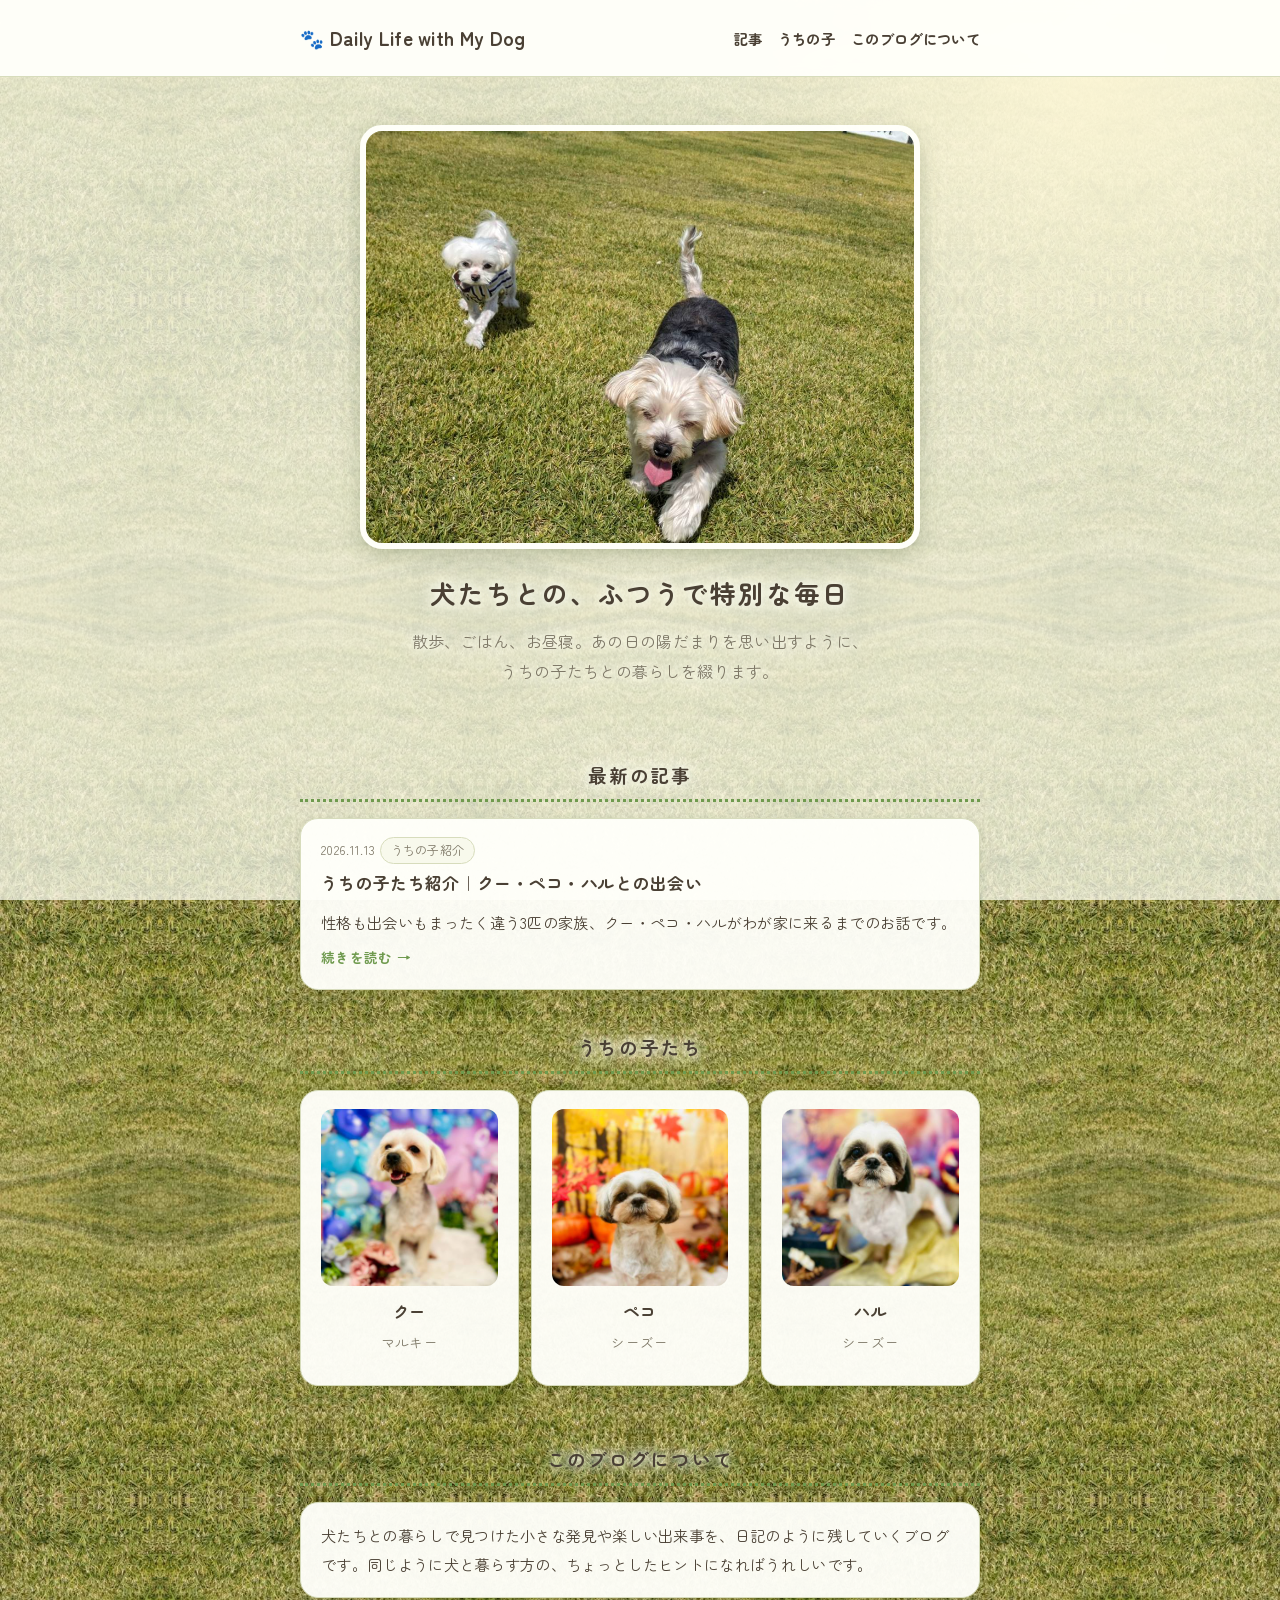
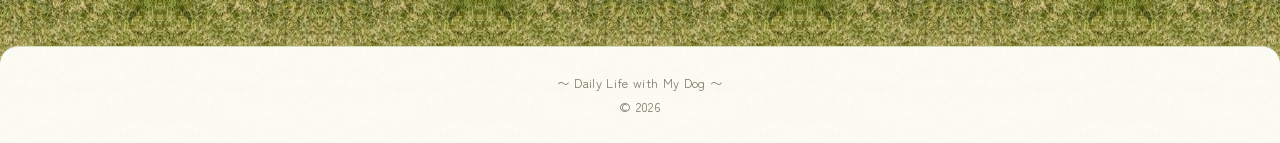
<file: public/index.html>
<!DOCTYPE html>
<html lang="ja">
<head>
<meta charset="utf-8">
<meta name="viewport" content="width=device-width, initial-scale=1, viewport-fit=cover">
<title>Daily Life with My Dog | 犬たちとの暮らしの記録</title>
<link rel="stylesheet" href="https://fonts.googleapis.com/css2?family=Zen+Maru+Gothic:wght@400;500;700&display=swap">
<link rel="stylesheet" href="css/style.css">
</head>
<body>
<header>
  <div class="wrap">
    <a class="logo" href="#top">🐾 Daily Life with My Dog</a>
    <nav><a href="#posts">記事</a><a href="#dogs">うちの子</a><a href="#about">このブログについて</a></nav>
  </div>
</header>

<main class="wrap" id="top">
  <section class="hero">
    <img class="hero-img" src="images/hero.jpg" alt="芝生の上を元気に走ってくる2匹の犬">
    <h1>犬たちとの、ふつうで特別な毎日</h1>
    <p>散歩、ごはん、お昼寝。あの日の陽だまりを思い出すように、<br>うちの子たちとの暮らしを綴ります。</p>
  </section>

  <h2 id="posts">最新の記事</h2>
  <div id="post-list"></div>

  <h2 id="dogs">うちの子たち</h2>
  <div class="dogs">
    <div class="card dog"><img class="face-img" src="images/koo.jpg" alt="クーの写真"><b>クー</b><span>マルキー</span></div>
    <div class="card dog"><img class="face-img" src="images/peko.jpg" alt="ペコの写真"><b>ペコ</b><span>シーズー</span></div>
    <div class="card dog"><img class="face-img" src="images/haru.jpg" alt="ハルの写真"><b>ハル</b><span>シーズー</span></div>
  </div>

  <h2 id="about">このブログについて</h2>
  <div class="card">
    <p>犬たちとの暮らしで見つけた小さな発見や楽しい出来事を、日記のように残していくブログです。同じように犬と暮らす方の、ちょっとしたヒントになればうれしいです。</p>
  </div>
</main>

<footer>〜 Daily Life with My Dog 〜<br>© 2026</footer>
<script src="js/effects.js"></script>
<script src="js/posts.js"></script>
</body>
</html>
</file>
<file: public/css/style.css>
:root{
  --bg:#f8f9ec;--sky:#d9ecf4;--grass:#c9e0ae;--veil:rgba(252,253,240,.74);--surface:rgba(255,255,250,.96);--text:#4a4034;--muted:#7d7766;--accent:#6f9a4e;--line:#d7dcbc;
  box-sizing:border-box;padding-top:env(safe-area-inset-top,0px);padding-bottom:env(safe-area-inset-bottom,0px);
}
@media (prefers-color-scheme:dark){
  :root:not([data-theme="light"]){--bg:#2a3a2e;--sky:#1b2a35;--grass:#26402b;--veil:rgba(16,28,18,.55);--surface:rgba(58,76,62,.94);--text:#e6eedb;--muted:#9fb099;--accent:#9fcb7e;--line:#3d5441}
}
:root[data-theme="dark"]{--bg:#2a3a2e;--sky:#1b2a35;--grass:#26402b;--veil:rgba(16,28,18,.55);--surface:rgba(58,76,62,.94);--text:#e6eedb;--muted:#9fb099;--accent:#9fcb7e;--line:#3d5441}
html{scroll-padding-top:env(safe-area-inset-top,0px)}
*{box-sizing:border-box}
body{margin:0;background:var(--bg);color:var(--text);font-family:"Zen Maru Gothic","Hiragino Maru Gothic ProN","Yu Gothic","Noto Sans JP",sans-serif;line-height:1.9;letter-spacing:.02em;background-image:radial-gradient(circle at 85% 8%,rgba(255,248,215,.85),transparent 30%),linear-gradient(var(--veil),var(--veil)),url(../images/grass.jpg);background-size:auto,auto,320px auto;background-repeat:no-repeat,no-repeat,repeat;background-attachment:fixed,fixed,scroll}
a{color:var(--accent);text-decoration:none}
.wrap{max-width:720px;margin:0 auto;padding:0 20px}
header{padding:20px 0;border-bottom:1px solid var(--line)}
header .wrap{display:flex;justify-content:space-between;align-items:center;gap:12px}
.logo{font-weight:700;font-size:1.2rem;color:var(--text)}
nav{display:flex;gap:16px;font-size:.9rem}nav a{color:var(--text);font-weight:700}nav a:hover{text-decoration:underline;text-underline-offset:5px;text-decoration-color:var(--accent);text-decoration-thickness:2px}
.hero{text-align:center;padding:48px 0 32px}
.hero .emoji{font-size:3rem}
.hero h1{margin:8px 0;font-size:1.6rem;letter-spacing:.08em}
.hero p{color:var(--muted);margin:0}
h2{font-size:1.15rem;margin:40px 0 16px;text-align:center;letter-spacing:.15em;padding-bottom:6px;border-bottom:3px dotted var(--accent)}
.card{background:var(--surface);border:1px solid var(--line);border-radius:18px;padding:18px 20px;margin-bottom:16px;box-shadow:0 4px 14px rgba(60,80,40,.15)}
.card .meta{font-size:.8rem;color:var(--muted)}
.card h3{margin:4px 0 8px;font-size:1.05rem}
.card p{margin:0;font-size:.95rem}
.tag{display:inline-block;font-size:.75rem;padding:1px 10px;border-radius:99px;background:var(--bg);border:1px solid var(--line);color:var(--muted);margin-right:6px}
.dogs{display:grid;grid-template-columns:repeat(auto-fit,minmax(180px,1fr));gap:12px}
.dog{text-align:center;padding-bottom:28px}
.dog .face{font-size:2.4rem;background:var(--bg);border-radius:12px;padding:12px 0;margin-bottom:8px}
.dog b{display:block}
.dog span{font-size:.85rem;color:var(--muted)}
footer{margin-top:48px;padding:24px 0;border-top:1px solid var(--line);text-align:center;font-size:.8rem;color:var(--muted)}
.hero .hero-img{display:block;width:100%;max-width:560px;height:auto;margin:0 auto 20px;border-radius:22px;border:6px solid var(--surface);box-shadow:0 6px 20px rgba(60,80,40,.25)}
.dog .face-img{display:block;width:100%;aspect-ratio:1;object-fit:cover;border-radius:12px;margin-bottom:10px}
header,main,footer{position:relative;z-index:1}
.reveal{opacity:0;transform:translateY(24px);transition:opacity .7s ease,transform .7s ease}
.reveal.show{opacity:1;transform:none}
.hero .hero-img{animation:pop .9s ease backwards;will-change:transform}
@keyframes pop{from{opacity:0;transform:scale(.9) rotate(-3deg)}to{opacity:1;transform:none}}
.paw{position:fixed;bottom:-40px;z-index:0;pointer-events:none;opacity:0;animation:drift linear forwards}
@keyframes drift{0%{transform:translateY(0) rotate(0);opacity:0}10%{opacity:.35}90%{opacity:.25}100%{transform:translateY(-110vh) rotate(40deg);opacity:0}}
.burst{position:fixed;z-index:5;pointer-events:none;animation:burst .8s ease-out forwards}
@keyframes burst{to{transform:translate(var(--dx),var(--dy)) rotate(40deg);opacity:0}}
#bar{position:fixed;top:env(safe-area-inset-top,0px);left:0;height:3px;width:0;background:var(--accent);z-index:20}
@media (prefers-reduced-motion:reduce){.reveal{opacity:1;transform:none;transition:none}.hero .hero-img,.dog.wiggle{animation:none}}
[hidden]{display:none!important}
.card h3 a{color:inherit}
.more{display:inline-block;margin-top:8px;font-size:.85rem;font-weight:700}
.card.linked{cursor:pointer;transition:box-shadow .3s}
.card.linked:hover{box-shadow:0 8px 22px rgba(60,80,40,.28)}
.post-title{font-size:1.4rem;margin:6px 0 16px;line-height:1.5}
.post-body p{margin:0 0 1.1em}
.back{display:inline-block;margin:24px 0 12px;font-weight:700}
.pn{display:flex;justify-content:space-between;gap:12px;margin-top:20px;font-size:.9rem}
header{background:var(--surface);backdrop-filter:blur(6px)}
footer{background:var(--surface);border-radius:18px 18px 0 0}
.hero h1,.hero p,h2{text-shadow:0 0 6px var(--bg),0 0 12px var(--bg),0 0 18px var(--bg)}
.dog .face-img{position:relative;transition:transform .35s ease,box-shadow .35s ease}
@media (hover:hover){.dog .face-img:hover{transform:scale(1.18);z-index:3;box-shadow:0 10px 26px rgba(40,60,30,.4)}}
@media (prefers-reduced-motion:reduce){.dog .face-img{transition:none}}
.post-body h2.sub{text-align:left;font-size:1.05rem;letter-spacing:.05em;margin:30px 0 10px;padding-bottom:4px;border-bottom:2px dotted var(--accent);text-shadow:none}
.post-img{display:block;width:100%;max-width:260px;aspect-ratio:1;object-fit:cover;border-radius:14px;margin:8px auto 14px}
</file>
